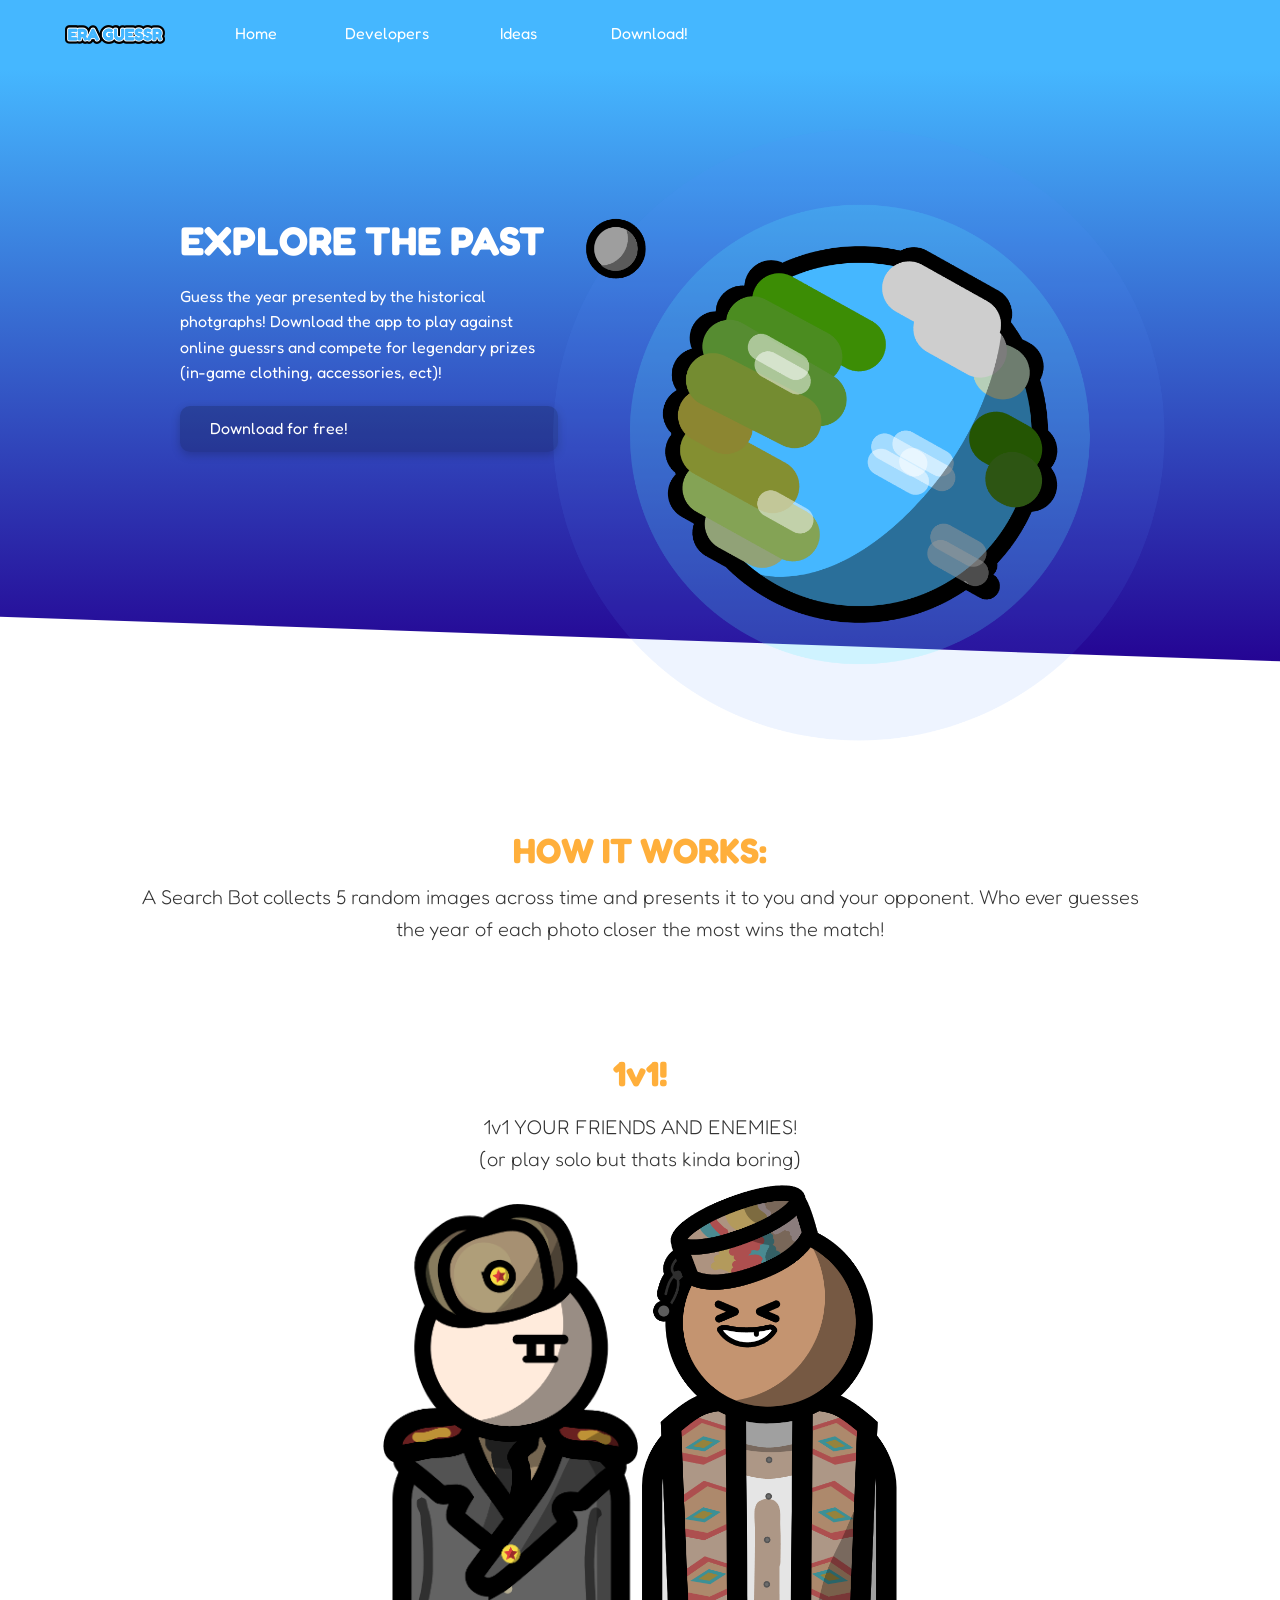
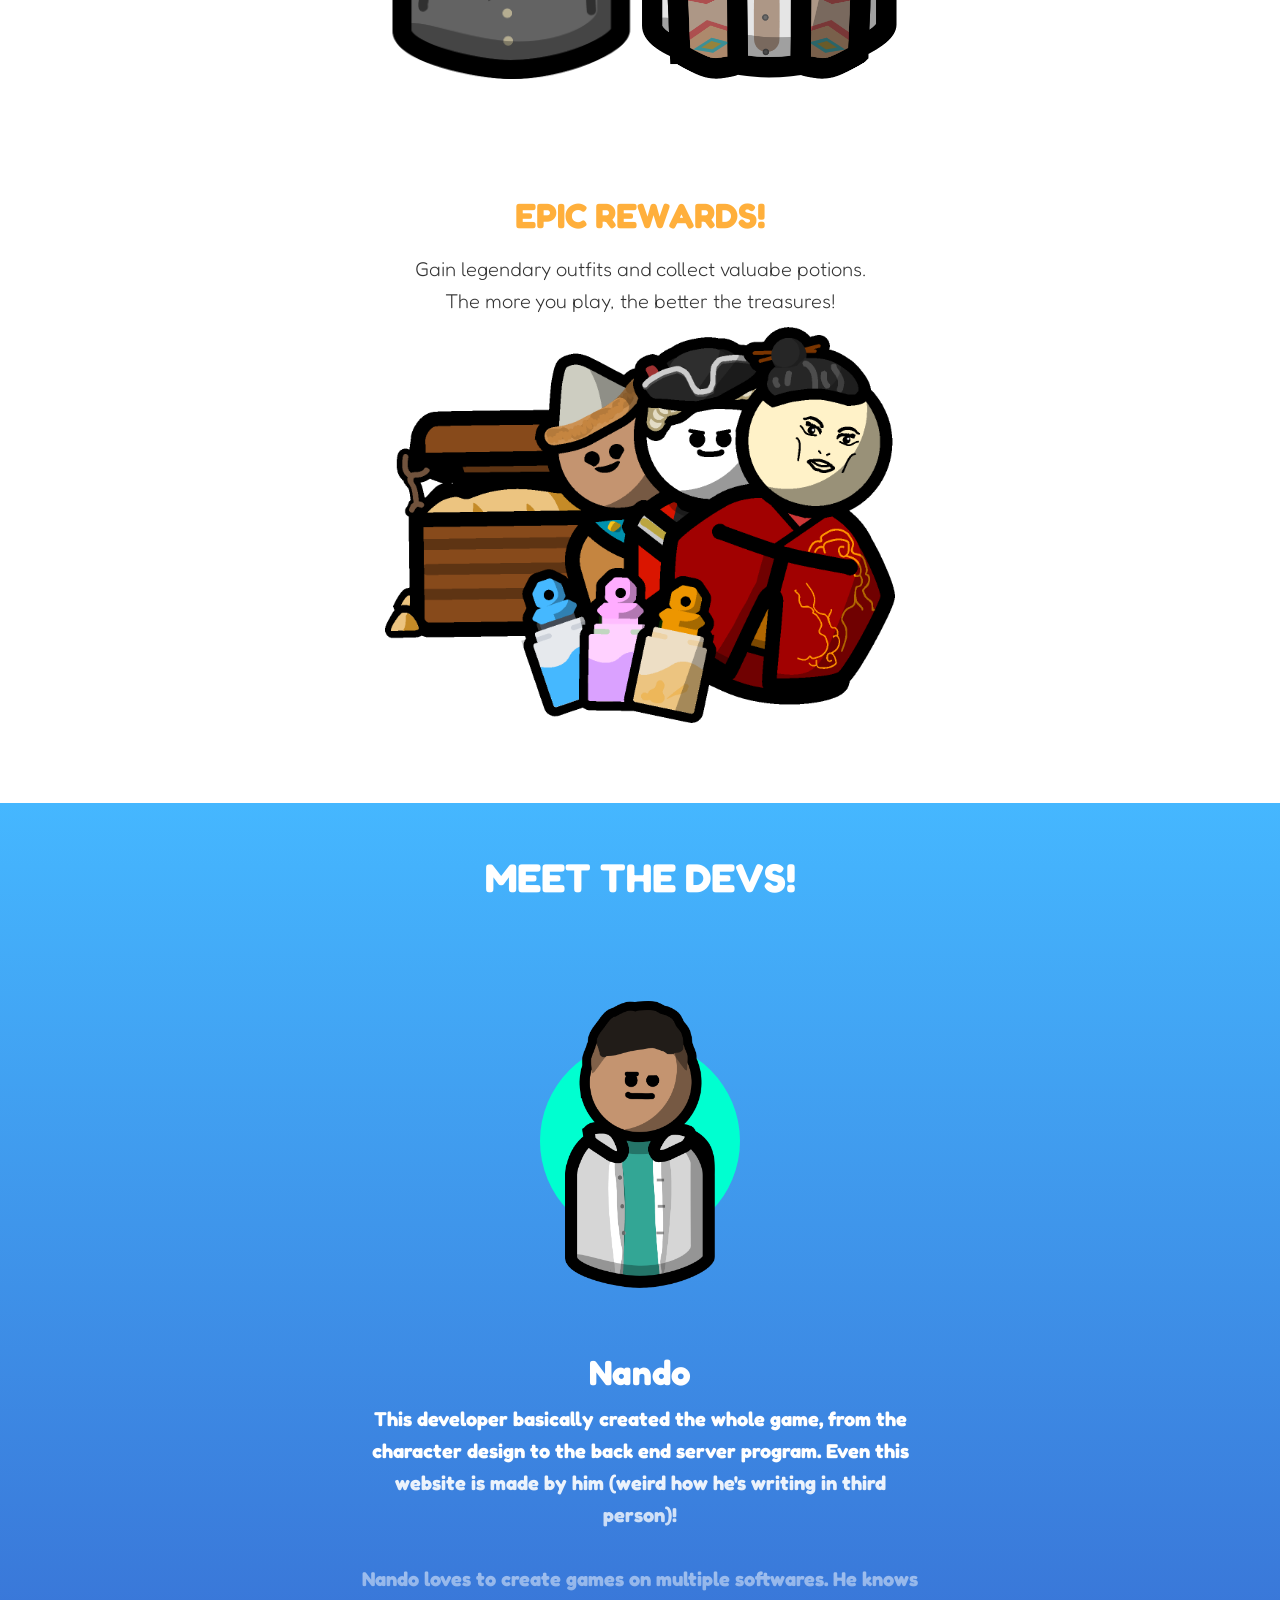
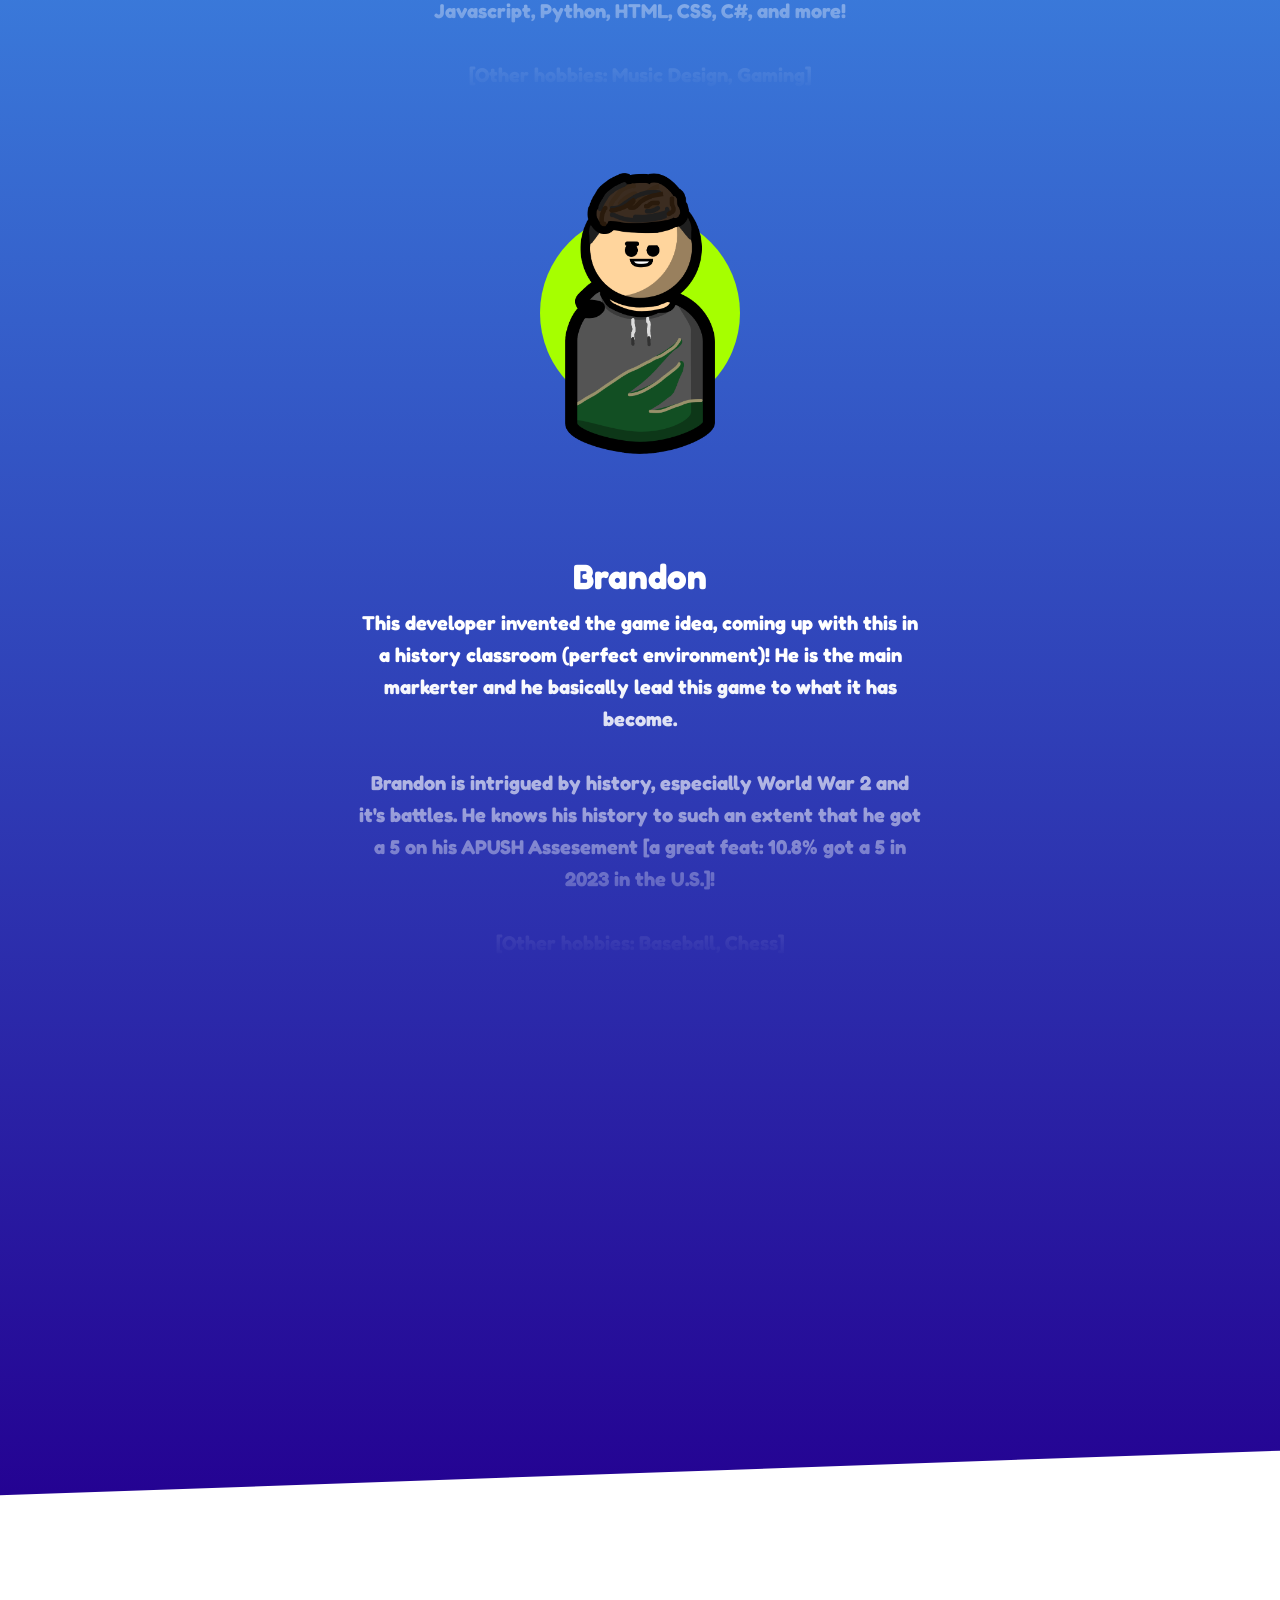
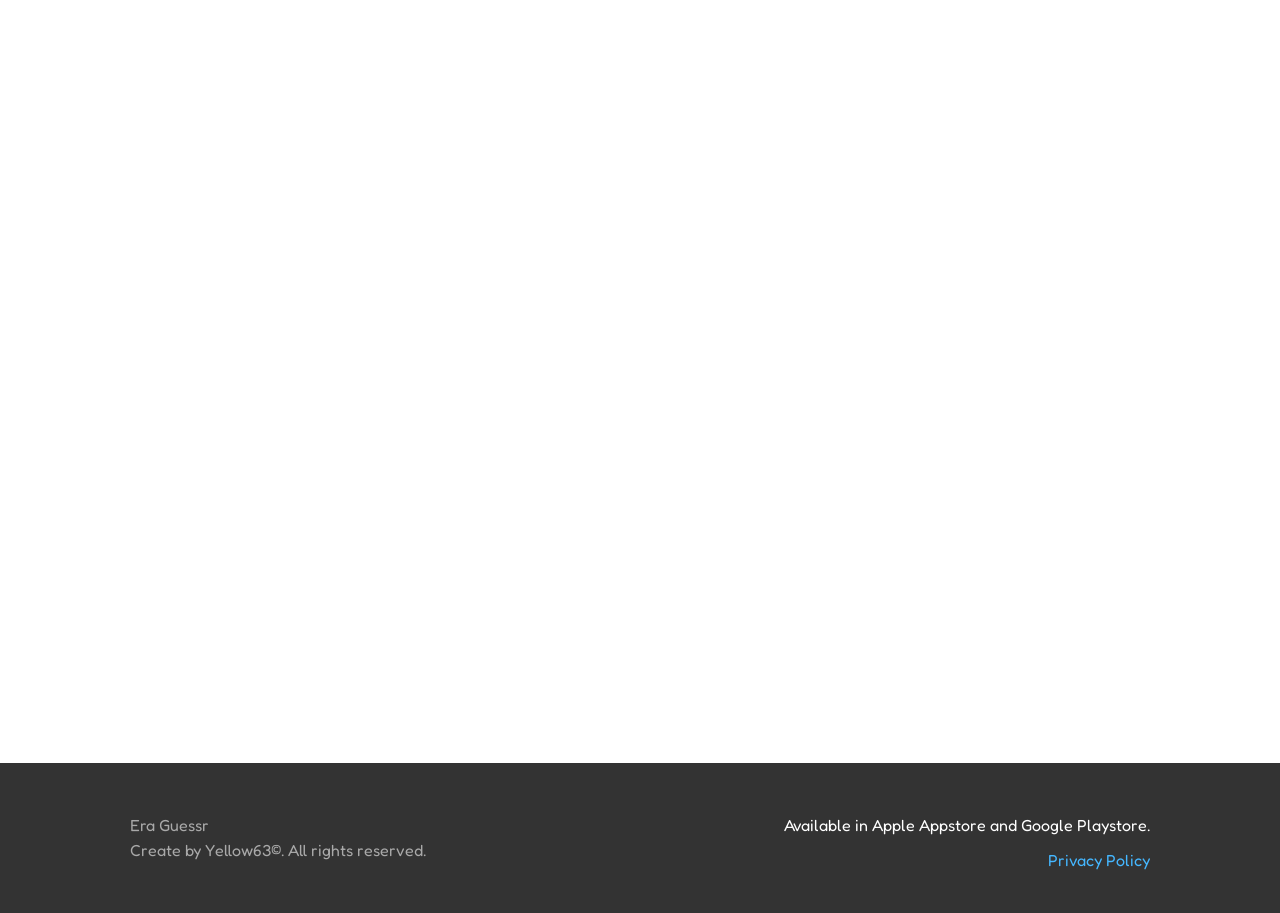
<file: index.html>
<!DOCTYPE html>
<html lang="en">
  <head>
    <meta charset="UTF-8" />
    <meta name="viewport" content="width=device-width, initial-scale=1.0" />
    <meta name="keywords" content="Era Guessr, Era, History" />
    <meta
      name="Era Guessr"
      content="Download and play a game of history! Compete against others! Guess the year that represents the photograph/painting/statue displayed!"
    />
    <link rel="stylesheet" href="main.css" />
    <title>Era Guessr | History Reimagined</title>
  </head>
  <body>
    <!-- NAV BAR -->
    <div class="containerb navbar flex">
      <img class="logo" src="images/Title.png" alt="Era Guessr" />
      <nav>
        <ul>
          <li><a href="#home">Home</a></li>
          <li><a href="#devs">Developers</a></li>
          <li><a href="#forms">Ideas</a></li>
          <li><a class="clicknow" href="">Download!</a></li>
        </ul>
      </nav>
    </div>
    <!-- SHOWCASE -->
    <section id="home" class="showcase">
      <div class="container grid">
        <div class="showcase-text">
          <h1>EXPLORE THE PAST</h1>
          <p class="showcasep">
            Guess the year presented by the historical photgraphs! Download the
            app to play against online guessrs and compete for legendary prizes
            (in-game clothing, accessories, ect)!
          </p>
          <a href="" class="btn btn-outline">Download for free!</a>
        </div>
        <div class="secC">
          <img class="globe" src="images/Planet.png" alt="Globe ._." />
        </div>
      </div>
    </section>
    <!--STATS-->
    <section class="stats">
      <div id="h2p" class="container">
        <h2 class="stats-heading2 text-center my-1">HOW IT WORKS:</h2>
        <h3 class="stats-heading text-center my-1">
          A Search Bot collects 5 random images across time and presents it to
          you and your opponent. Who ever guesses the year of each photo closer
          the most wins the match!
        </h3>
        <div class="mira">
          <div>
            <h3 class="stats-heading2">1v1!</h3>
            <p class="stats-heading">
              1v1 YOUR FRIENDS AND ENEMIES!<br />(or play solo but thats kinda
              boring)
            </p>
          </div>
          <div id="images">
            <img class="v v2" src="images/1v12.png" alt="Guessr" />
            <img class="v" src="images/1v1.png" alt="Guessr" />
          </div>
        </div>
        <div class="mira">
          <div>
            <h3 class="stats-heading2">EPIC REWARDS!</h3>
            <p class="stats-heading">
              Gain legendary outfits and collect valuabe potions.<br />The more
              you play, the better the treasures!
            </p>
          </div>
          <div>
            <img
              class="rewards"
              src="images/GroupODudes.png"
              alt="Guessrs & Rewards"
            />
          </div>
        </div>
      </div>
    </section>

    <!--DEV-->
    <section class="DEV">
      <div id="devs" class="container">
        <h2 class="subDEV">MEET THE DEVS!</h2>
        <div class="container dgrid">
          <div class="DevImg">
            <img class="actual" src="images/NandoC.png" alt="Nando Guessr" />
          </div>
          <div class="Description">
            <h2 class="devName">Nando</h2>
            <p class="devDesc">
              This developer basically created the whole game, from the
              character design to the back end server program. Even this website
              is made by him (weird how he's writing in third person)!<br /><br />Nando
              loves to create games on multiple softwares. He knows Javascript,
              Python, HTML, CSS, C#, and more!<br /><br />[Other hobbies: Music
              Design, Gaming]
            </p>
          </div>
        </div>
        <div class="container dgrid">
          <div class="DevImg2">
            <img class="actual" src="images/BrandonS.png" alt="Nando Guessr" />
          </div>
          <div class="Description">
            <h2 class="devName">Brandon</h2>
            <p class="devDesc">
              This developer invented the game idea, coming up with this in a
              history classroom (perfect environment)! He is the main markerter
              and he basically lead this game to what it has become.<br /><br />Brandon
              is intrigued by history, especially World War 2 and it's battles.
              He knows his history to such an extent that he got a 5 on his
              APUSH Assesement [a great feat: 10.8% got a 5 in 2023 in the
              U.S.]!<br /><br />[Other hobbies: Baseball, Chess]
            </p>
          </div>
        </div>
      </div>
    </section>

    <!--FORMS-->
    <section id="forms" class="Forms">
      <script
        type="text/javascript"
        src="https://form.jotform.com/jsform/232015668842054"
      ></script>
    </section>
    <!--FOOTER-->
    <section class="footer">
      <div class="container grid">
        <div class="left">
          <p>Era Guessr<br />Create by Yellow63©. All rights reserved.</p>
        </div>
        <div class="right">
          <p>Available in Apple Appstore and Google Playstore.</p>
          <a href="privacy_policy.html">Privacy Policy</a>
        </div>
      </div>
    </section>
  </body>
</html>
</file>
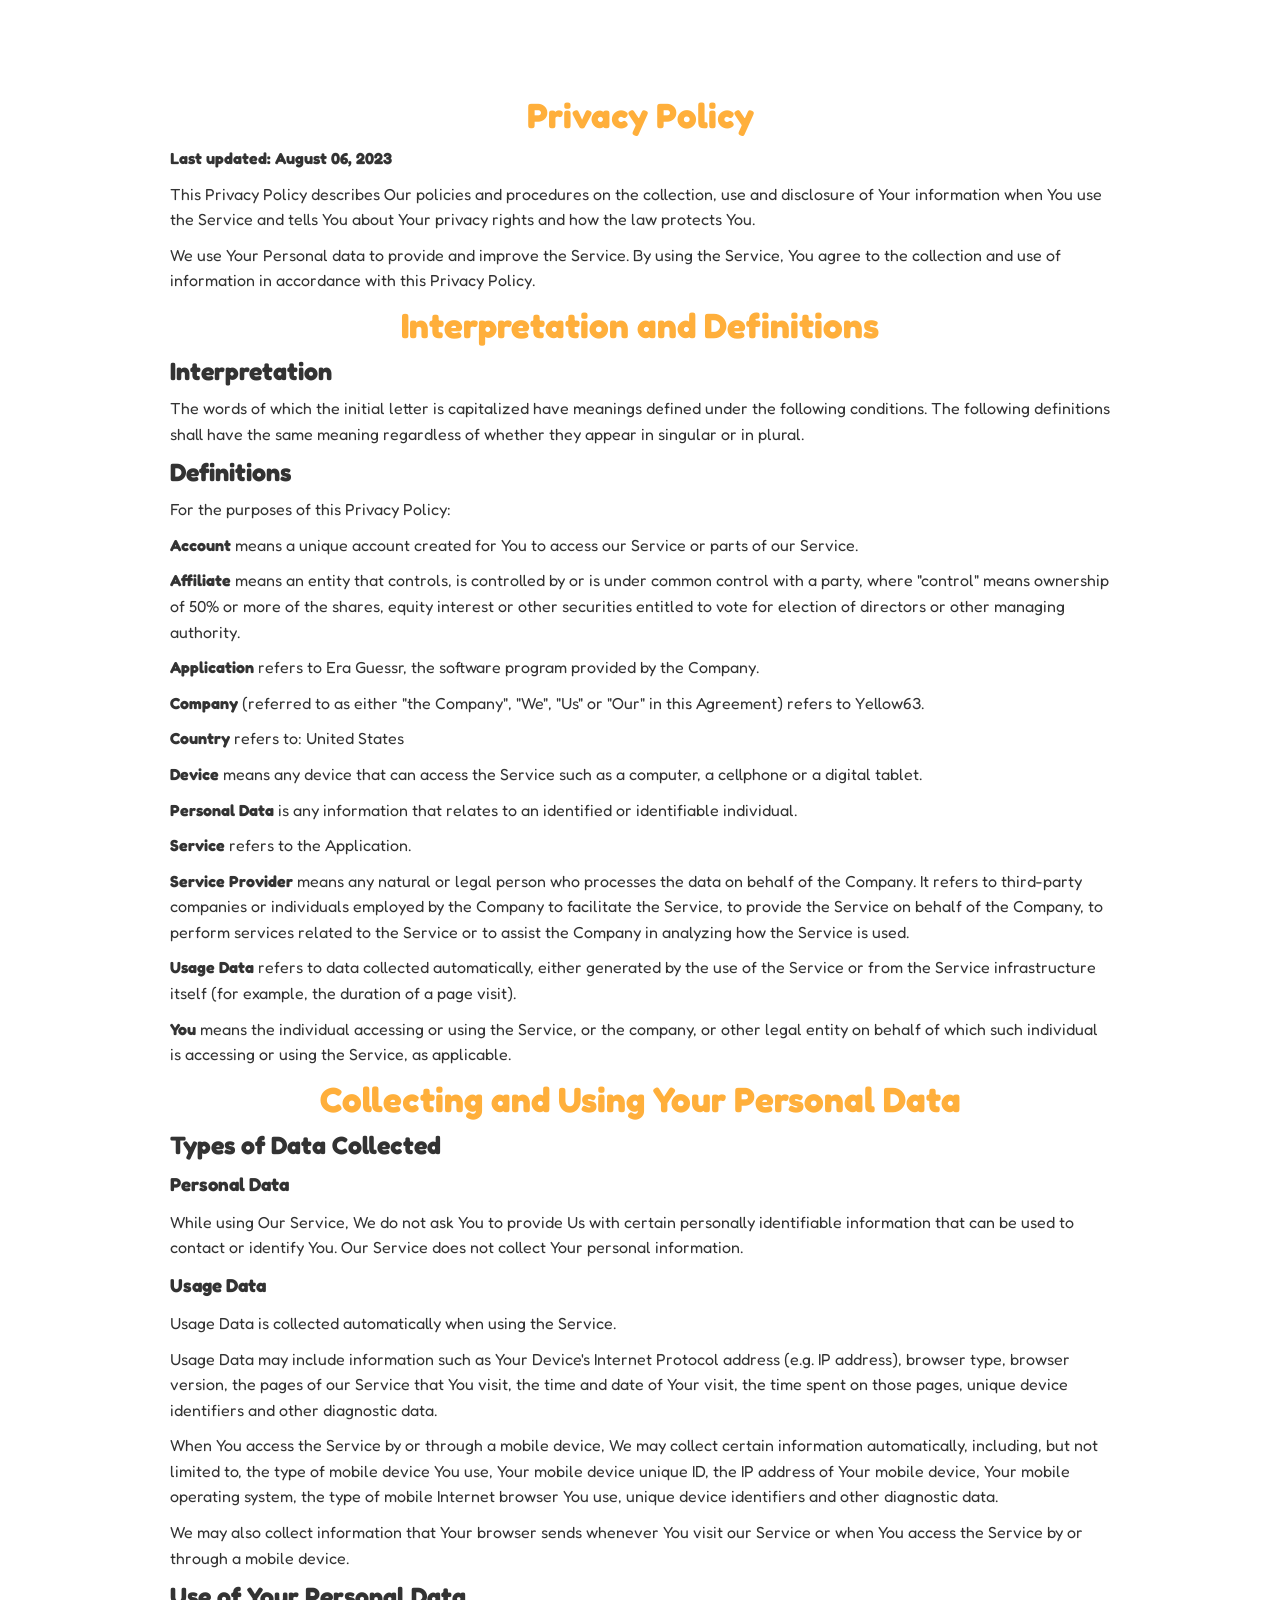
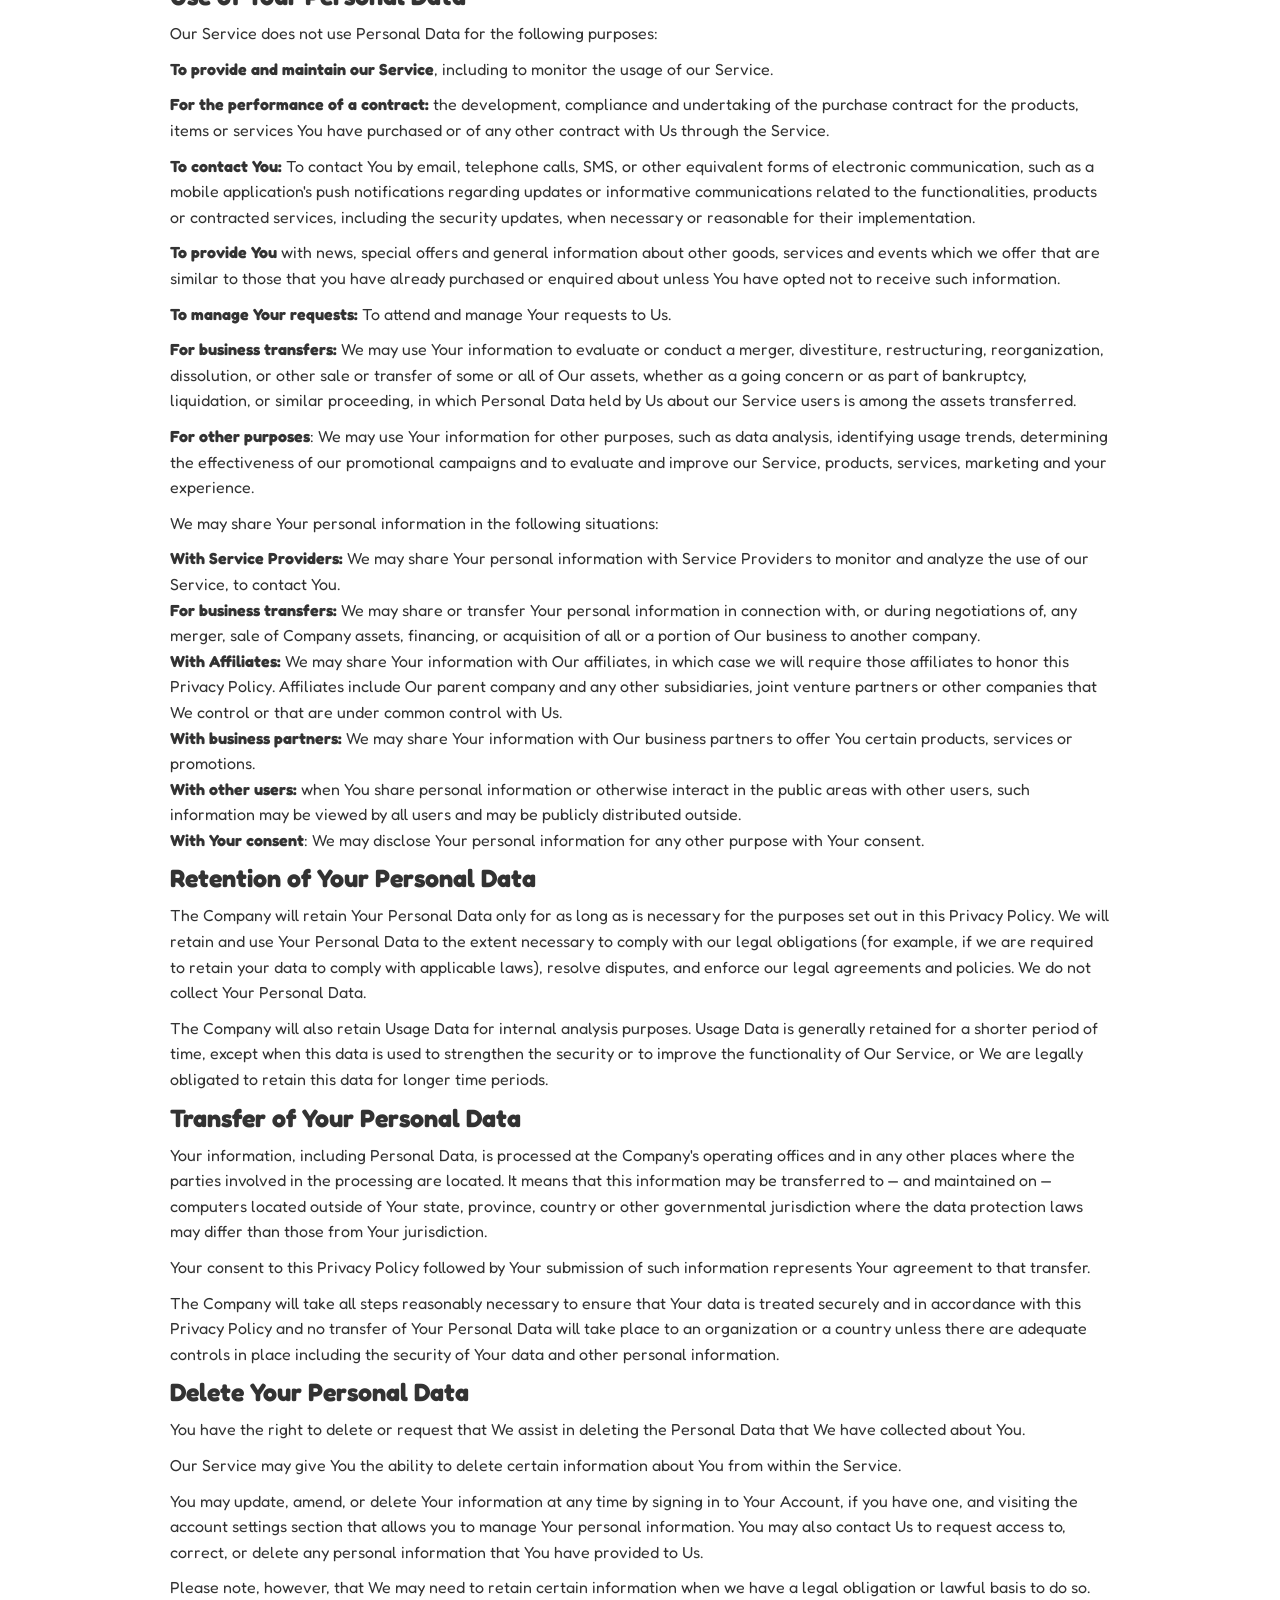
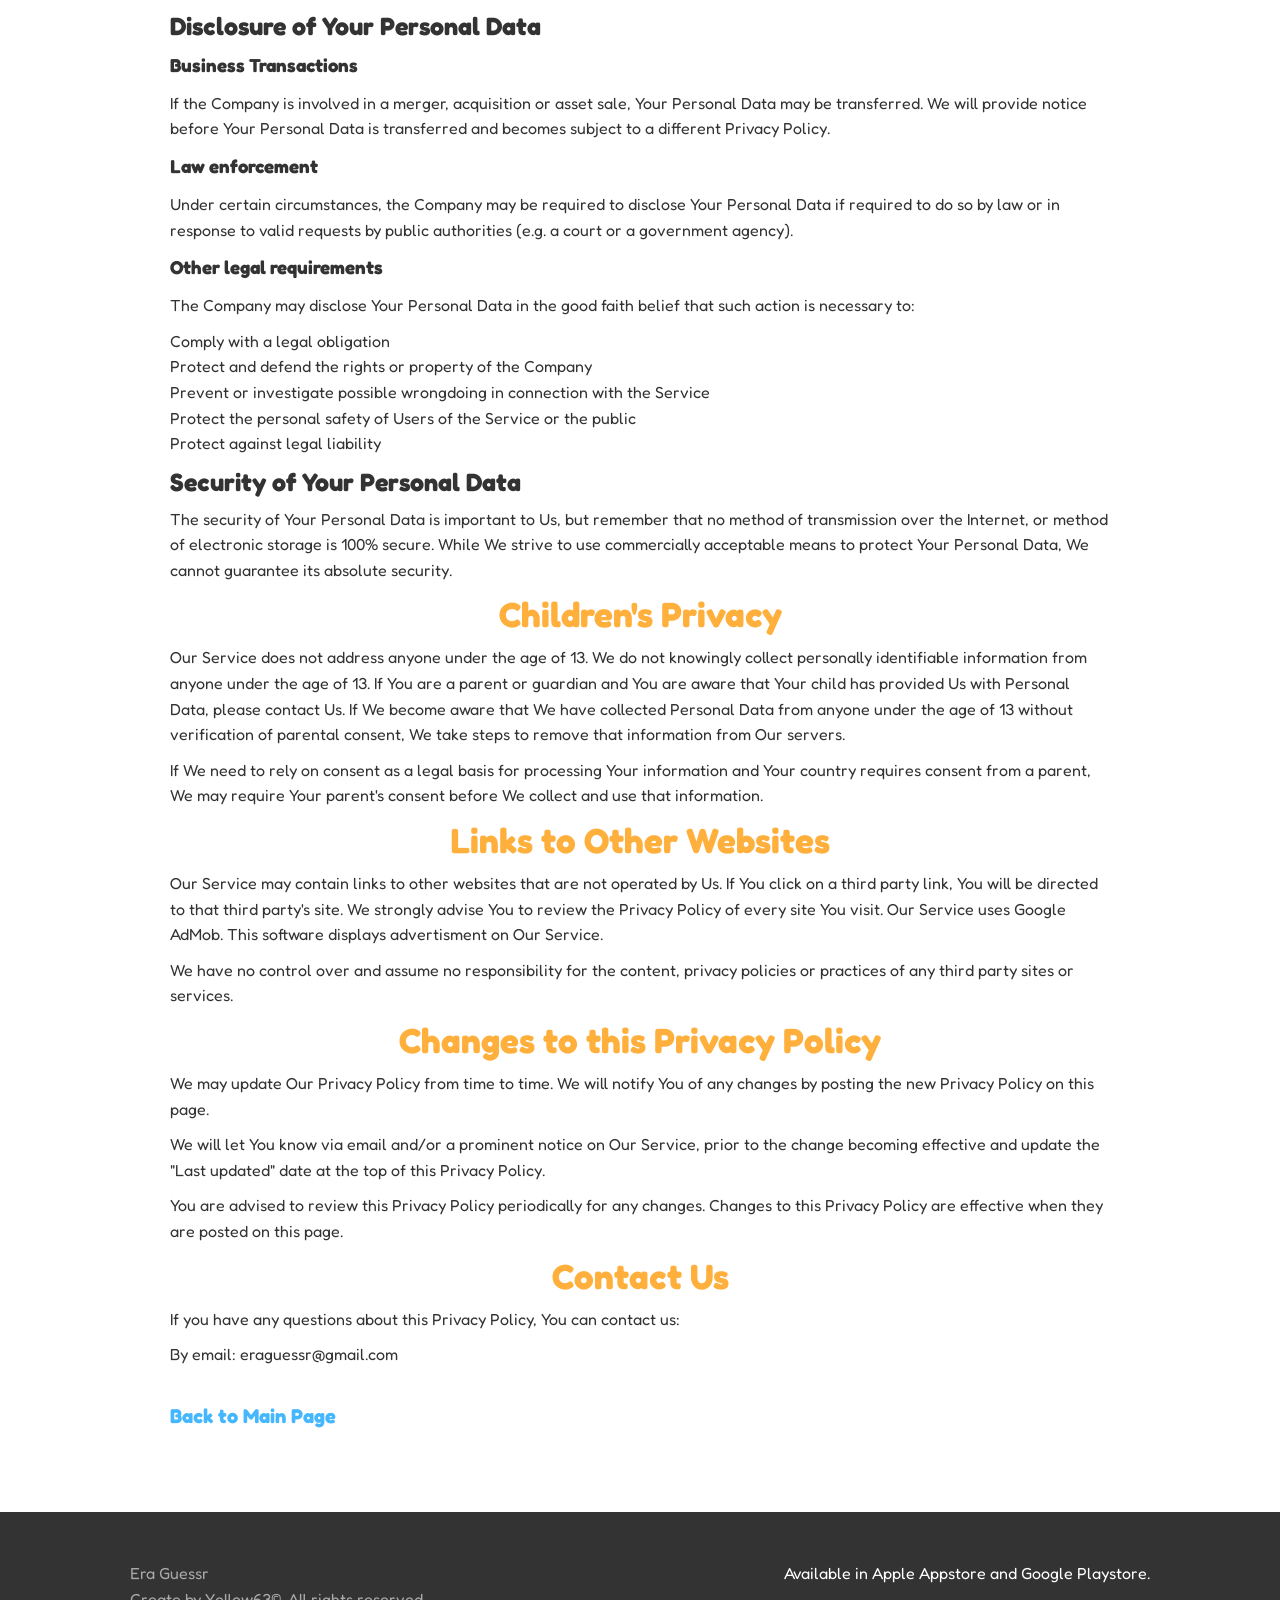
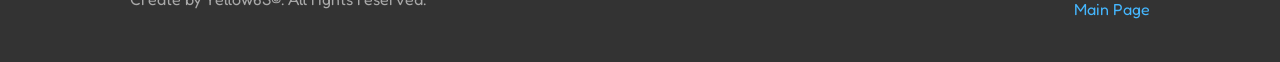
<file: privacy_policy.html>
<!DOCTYPE html>
<html lang="en">
  <head>
    <meta charset="UTF-8" />
    <meta name="viewport" content="width=device-width, initial-scale=1.0" />
    <meta name="keywords" content="Era Guessr, Era, History" />
    <meta
      name="Era Guessr"
      content="Download and play a game of history! Compete against others! Guess the year that represents the photograph/painting/statue displayed!"
    />
    <link rel="stylesheet" href="main.css" />
    <title>Era Guessr | History Reimagined</title>
  </head>
  <body>
    <!--FORMS-->
    <section id="privp" class="privp container">
      <div class="container">
        <h1><br /><br />Privacy Policy</h1>
        <p><strong>Last updated: August 06, 2023</strong></p>
        <p>
          This Privacy Policy describes Our policies and procedures on the
          collection, use and disclosure of Your information when You use the
          Service and tells You about Your privacy rights and how the law
          protects You.
        </p>
        <p>
          We use Your Personal data to provide and improve the Service. By using
          the Service, You agree to the collection and use of information in
          accordance with this Privacy Policy.
        </p>
        <h1>Interpretation and Definitions</h1>
        <h2>Interpretation</h2>
        <p>
          The words of which the initial letter is capitalized have meanings
          defined under the following conditions. The following definitions
          shall have the same meaning regardless of whether they appear in
          singular or in plural.
        </p>
        <h2>Definitions</h2>
        <p>For the purposes of this Privacy Policy:</p>
        <ul>
          <li>
            <p>
              <strong>Account</strong> means a unique account created for You to
              access our Service or parts of our Service.
            </p>
          </li>
          <li>
            <p>
              <strong>Affiliate</strong> means an entity that controls, is
              controlled by or is under common control with a party, where
              &quot;control&quot; means ownership of 50% or more of the shares,
              equity interest or other securities entitled to vote for election
              of directors or other managing authority.
            </p>
          </li>
          <li>
            <p>
              <strong>Application</strong> refers to Era Guessr, the software
              program provided by the Company.
            </p>
          </li>
          <li>
            <p>
              <strong>Company</strong> (referred to as either &quot;the
              Company&quot;, &quot;We&quot;, &quot;Us&quot; or &quot;Our&quot;
              in this Agreement) refers to Yellow63.
            </p>
          </li>
          <li>
            <p><strong>Country</strong> refers to: United States</p>
          </li>
          <li>
            <p>
              <strong>Device</strong> means any device that can access the
              Service such as a computer, a cellphone or a digital tablet.
            </p>
          </li>
          <li>
            <p>
              <strong>Personal Data</strong> is any information that relates to
              an identified or identifiable individual.
            </p>
          </li>
          <li>
            <p><strong>Service</strong> refers to the Application.</p>
          </li>
          <li>
            <p>
              <strong>Service Provider</strong> means any natural or legal
              person who processes the data on behalf of the Company. It refers
              to third-party companies or individuals employed by the Company to
              facilitate the Service, to provide the Service on behalf of the
              Company, to perform services related to the Service or to assist
              the Company in analyzing how the Service is used.
            </p>
          </li>
          <li>
            <p>
              <strong>Usage Data</strong> refers to data collected
              automatically, either generated by the use of the Service or from
              the Service infrastructure itself (for example, the duration of a
              page visit).
            </p>
          </li>
          <li>
            <p>
              <strong>You</strong> means the individual accessing or using the
              Service, or the company, or other legal entity on behalf of which
              such individual is accessing or using the Service, as applicable.
            </p>
          </li>
        </ul>
        <h1>Collecting and Using Your Personal Data</h1>
        <h2>Types of Data Collected</h2>
        <h3>Personal Data</h3>
        <p>
          While using Our Service, We do not ask You to provide Us with certain
          personally identifiable information that can be used to contact or
          identify You. Our Service does not collect Your personal information.
        </p>
        <h3>Usage Data</h3>
        <p>Usage Data is collected automatically when using the Service.</p>
        <p>
          Usage Data may include information such as Your Device's Internet
          Protocol address (e.g. IP address), browser type, browser version, the
          pages of our Service that You visit, the time and date of Your visit,
          the time spent on those pages, unique device identifiers and other
          diagnostic data.
        </p>
        <p>
          When You access the Service by or through a mobile device, We may
          collect certain information automatically, including, but not limited
          to, the type of mobile device You use, Your mobile device unique ID,
          the IP address of Your mobile device, Your mobile operating system,
          the type of mobile Internet browser You use, unique device identifiers
          and other diagnostic data.
        </p>
        <p>
          We may also collect information that Your browser sends whenever You
          visit our Service or when You access the Service by or through a
          mobile device.
        </p>
        <h2>Use of Your Personal Data</h2>
        <p>
          Our Service does not use Personal Data for the following purposes:
        </p>
        <ul>
          <li>
            <p>
              <strong>To provide and maintain our Service</strong>, including to
              monitor the usage of our Service.
            </p>
          </li>
          <li>
            <p>
              <strong>For the performance of a contract:</strong> the
              development, compliance and undertaking of the purchase contract
              for the products, items or services You have purchased or of any
              other contract with Us through the Service.
            </p>
          </li>
          <li>
            <p>
              <strong>To contact You:</strong> To contact You by email,
              telephone calls, SMS, or other equivalent forms of electronic
              communication, such as a mobile application's push notifications
              regarding updates or informative communications related to the
              functionalities, products or contracted services, including the
              security updates, when necessary or reasonable for their
              implementation.
            </p>
          </li>
          <li>
            <p>
              <strong>To provide You</strong> with news, special offers and
              general information about other goods, services and events which
              we offer that are similar to those that you have already purchased
              or enquired about unless You have opted not to receive such
              information.
            </p>
          </li>
          <li>
            <p>
              <strong>To manage Your requests:</strong> To attend and manage
              Your requests to Us.
            </p>
          </li>
          <li>
            <p>
              <strong>For business transfers:</strong> We may use Your
              information to evaluate or conduct a merger, divestiture,
              restructuring, reorganization, dissolution, or other sale or
              transfer of some or all of Our assets, whether as a going concern
              or as part of bankruptcy, liquidation, or similar proceeding, in
              which Personal Data held by Us about our Service users is among
              the assets transferred.
            </p>
          </li>
          <li>
            <p>
              <strong>For other purposes</strong>: We may use Your information
              for other purposes, such as data analysis, identifying usage
              trends, determining the effectiveness of our promotional campaigns
              and to evaluate and improve our Service, products, services,
              marketing and your experience.
            </p>
          </li>
        </ul>
        <p>
          We may share Your personal information in the following situations:
        </p>
        <ul>
          <li>
            <strong>With Service Providers:</strong> We may share Your personal
            information with Service Providers to monitor and analyze the use of
            our Service, to contact You.
          </li>
          <li>
            <strong>For business transfers:</strong> We may share or transfer
            Your personal information in connection with, or during negotiations
            of, any merger, sale of Company assets, financing, or acquisition of
            all or a portion of Our business to another company.
          </li>
          <li>
            <strong>With Affiliates:</strong> We may share Your information with
            Our affiliates, in which case we will require those affiliates to
            honor this Privacy Policy. Affiliates include Our parent company and
            any other subsidiaries, joint venture partners or other companies
            that We control or that are under common control with Us.
          </li>
          <li>
            <strong>With business partners:</strong> We may share Your
            information with Our business partners to offer You certain
            products, services or promotions.
          </li>
          <li>
            <strong>With other users:</strong> when You share personal
            information or otherwise interact in the public areas with other
            users, such information may be viewed by all users and may be
            publicly distributed outside.
          </li>
          <li>
            <strong>With Your consent</strong>: We may disclose Your personal
            information for any other purpose with Your consent.
          </li>
        </ul>
        <h2>Retention of Your Personal Data</h2>
        <p>
          The Company will retain Your Personal Data only for as long as is
          necessary for the purposes set out in this Privacy Policy. We will
          retain and use Your Personal Data to the extent necessary to comply
          with our legal obligations (for example, if we are required to retain
          your data to comply with applicable laws), resolve disputes, and
          enforce our legal agreements and policies. We do not collect Your
          Personal Data.
        </p>
        <p>
          The Company will also retain Usage Data for internal analysis
          purposes. Usage Data is generally retained for a shorter period of
          time, except when this data is used to strengthen the security or to
          improve the functionality of Our Service, or We are legally obligated
          to retain this data for longer time periods.
        </p>
        <h2>Transfer of Your Personal Data</h2>
        <p>
          Your information, including Personal Data, is processed at the
          Company's operating offices and in any other places where the parties
          involved in the processing are located. It means that this information
          may be transferred to — and maintained on — computers located outside
          of Your state, province, country or other governmental jurisdiction
          where the data protection laws may differ than those from Your
          jurisdiction.
        </p>
        <p>
          Your consent to this Privacy Policy followed by Your submission of
          such information represents Your agreement to that transfer.
        </p>
        <p>
          The Company will take all steps reasonably necessary to ensure that
          Your data is treated securely and in accordance with this Privacy
          Policy and no transfer of Your Personal Data will take place to an
          organization or a country unless there are adequate controls in place
          including the security of Your data and other personal information.
        </p>
        <h2>Delete Your Personal Data</h2>
        <p>
          You have the right to delete or request that We assist in deleting the
          Personal Data that We have collected about You.
        </p>
        <p>
          Our Service may give You the ability to delete certain information
          about You from within the Service.
        </p>
        <p>
          You may update, amend, or delete Your information at any time by
          signing in to Your Account, if you have one, and visiting the account
          settings section that allows you to manage Your personal information.
          You may also contact Us to request access to, correct, or delete any
          personal information that You have provided to Us.
        </p>
        <p>
          Please note, however, that We may need to retain certain information
          when we have a legal obligation or lawful basis to do so.
        </p>
        <h2>Disclosure of Your Personal Data</h2>
        <h3>Business Transactions</h3>
        <p>
          If the Company is involved in a merger, acquisition or asset sale,
          Your Personal Data may be transferred. We will provide notice before
          Your Personal Data is transferred and becomes subject to a different
          Privacy Policy.
        </p>
        <h3>Law enforcement</h3>
        <p>
          Under certain circumstances, the Company may be required to disclose
          Your Personal Data if required to do so by law or in response to valid
          requests by public authorities (e.g. a court or a government agency).
        </p>
        <h3>Other legal requirements</h3>
        <p>
          The Company may disclose Your Personal Data in the good faith belief
          that such action is necessary to:
        </p>
        <ul>
          <li>Comply with a legal obligation</li>
          <li>Protect and defend the rights or property of the Company</li>
          <li>
            Prevent or investigate possible wrongdoing in connection with the
            Service
          </li>
          <li>
            Protect the personal safety of Users of the Service or the public
          </li>
          <li>Protect against legal liability</li>
        </ul>
        <h2>Security of Your Personal Data</h2>
        <p>
          The security of Your Personal Data is important to Us, but remember
          that no method of transmission over the Internet, or method of
          electronic storage is 100% secure. While We strive to use commercially
          acceptable means to protect Your Personal Data, We cannot guarantee
          its absolute security.
        </p>
        <h1>Children's Privacy</h1>
        <p>
          Our Service does not address anyone under the age of 13. We do not
          knowingly collect personally identifiable information from anyone
          under the age of 13. If You are a parent or guardian and You are aware
          that Your child has provided Us with Personal Data, please contact Us.
          If We become aware that We have collected Personal Data from anyone
          under the age of 13 without verification of parental consent, We take
          steps to remove that information from Our servers.
        </p>
        <p>
          If We need to rely on consent as a legal basis for processing Your
          information and Your country requires consent from a parent, We may
          require Your parent's consent before We collect and use that
          information.
        </p>
        <h1>Links to Other Websites</h1>
        <p>
          Our Service may contain links to other websites that are not operated
          by Us. If You click on a third party link, You will be directed to
          that third party's site. We strongly advise You to review the Privacy
          Policy of every site You visit. Our Service uses Google AdMob. This
          software displays advertisment on Our Service.
        </p>
        <p>
          We have no control over and assume no responsibility for the content,
          privacy policies or practices of any third party sites or services.
        </p>
        <h1>Changes to this Privacy Policy</h1>
        <p>
          We may update Our Privacy Policy from time to time. We will notify You
          of any changes by posting the new Privacy Policy on this page.
        </p>
        <p>
          We will let You know via email and/or a prominent notice on Our
          Service, prior to the change becoming effective and update the
          &quot;Last updated&quot; date at the top of this Privacy Policy.
        </p>
        <p>
          You are advised to review this Privacy Policy periodically for any
          changes. Changes to this Privacy Policy are effective when they are
          posted on this page.
        </p>
        <h1>Contact Us</h1>
        <p>
          If you have any questions about this Privacy Policy, You can contact
          us:
        </p>
        <ul>
          <li>By email: eraguessr@gmail.com</li>
        </ul>
        <a href="index.html"><br />Back to Main Page</a>
      </div>
    </section>
    <!--FOOTER-->
    <section class="footer">
      <div class="container grid">
        <div class="left">
          <p>Era Guessr<br />Create by Yellow63©. All rights reserved.</p>
        </div>
        <div class="right">
          <p>Available in Apple Appstore and Google Playstore.</p>
          <a href="index.html">Main Page</a>
        </div>
      </div>
    </section>
  </body>
</html>
</file>
<file: main.css>
@import url('https://fonts.googleapis.com/css2?family=Fredoka&display=swap');
:root{
    --primary-color: #45b7ff;
    --secondary-color: #ffaf3b;
}
*{
    box-sizing: border-box;
    padding:0;
    margin:0;
    scroll-behavior: smooth;
    width:100%;
}
body{
    font-family: 'Fredoka', sans-serif;
    color: #333;
    line-height: 1.6;
}
ul{
    list-style-type: none;
}
a{
    text-decoration:none;
    color: #333;
}
h1,h2{
    font-weight: 300;
    line-height: 1.2;
    margin: 10px 0;
}
p{
    margin:10px 0;
}
img{
    width:100%;
}
.navbar{
    background-color: var(--primary-color);
    color: #fff;
    height:70px;
}
.navbar ul{
    width:50%;
    text-align: center;
    display: flex;
}
.navbar a{
    color:#fff;
    padding: 10px;
    margin: 0 5px;
    transition: 0.3s;
}
.navbar a:hover{
    color:var(--secondary-color);
}
.navbar .flex{
    justify-content: space-between;
}
/* Showcase */
.showcase{
    height:600px;
    background: linear-gradient(var(--primary-color),#240292);
    color:#fff;
    position: relative;
}
.showcase:-webkit-scrollbar {
    display: none;
}  
.showcase h1{
    font-size:40px;
    font-weight: bold;
    margin-left:50px;
}
.showcasep{
    margin:20px 0;
    margin-left:50px;
    min-width: 200px;
}
.showcase-text{
    padding:15px;
    bottom:50px;
    position: relative;
}
.showcase .grid{
    grid-template-columns: 40% 60%;
    gap: 30px;
    overflow: visible;
}
.globe{
    position: relative;
    top:60px;
    animation-name: spin;
    animation-duration: 6s;
    animation-iteration-count: infinite; 
}
.btn{
    display: inline-block;
    padding: 10px 30px;
    cursor: pointer;
    background-color: rgba(0,0,0,0.2);
    border: none;
    border-radius: 10px;
    color:white;
    box-shadow: 0 3px 10px rgba(0,0,0,0.2);
    transition:0.3s;
    margin-left:50px;
}
.logo{
    padding:25px;
    width:150px;
}
.btn:hover {background-color: var(--secondary-color);}
.showcase::before{
    content:'';
    position:absolute;
    height:100px;
    bottom:-70px;
    right:0;
    left:0;
    background:#fff;
    -webkit-transform:skewY(2deg);
    -moz-transform: skewY(2deg);
    -ms-transform: skewY(2deg);
    transform:skewY(2deg);
}
/* Stats */
.stats{
    margin-top:150px;
    z-index: 1;
    overflow: hidden;
}
.stats:-webkit-scrollbar {
    display: none;
}  
.mira{
    margin-top:100px;
    overflow-y:hidden;
}
#images{
    text-align:center;
}
.v{
    display: inline-block;
    margin-left: auto;
    margin-right: auto;
    width:25%;
    animation-duration: 6s;
    animation-name: spin;
    animation-iteration-count: infinite;
}
.v2{
    animation-delay: -3s;
}
.stats-heading{
    color:#333;
    text-align: center;
    font-weight: 300;
    font-size:20px;
}
.stats-heading2{
    color:var(--secondary-color);
    text-align: center;
    font-size:35px;
    font-weight: 900;
}
.rewards{
    display: block;
    margin-left: auto;
    margin-right: auto;
    width: 50%;
    float:center;
    position: relative;
    animation-duration: 6s;
    animation-name: spin;
    animation-iteration-count: infinite;
}
/* Devs */
.DEV{
    margin-top: 80px;
    height:2300px;
    background: linear-gradient(var(--primary-color),#240292);
    color:#fff;
    position: relative;
    z-index: 1;
}
.subDEV{
    margin-top: 50px;
    text-align: center;
    font-size: 40px;
    font-weight: 900;
    padding: 50px;
}
.DevImg{
    background-color: #00ffd0;
    width:200px;
    height:200px;
    display: block;
    margin-left: auto;
    margin-right: auto;
    border-radius: 100%;
}
.DevImg2{
    background-color: #a6ff00;
    width:200px;
    height:200px;
    display: block;
    margin-left: auto;
    margin-right: auto;
    border-radius: 100%;
}
.actual{
    width:150px;
    display: block;
    margin-left: auto;
    margin-right: auto;
    position: relative;
    top:-20%;
    animation-duration: 6s;
    animation-name: spin;
    animation-iteration-count: infinite;
}
.Description{
    z-index: 2;
}
.devName{
    text-align: center;
    font-size: 35px;
    font-weight: 900;
}
.devDesc{
    display: block;
    margin-left: auto;
    margin-right: auto;
    text-align: center;
    font-size: 20px;
    font-weight: 900;
    width:60%;
    min-width: 350px;
    overflow: visible;
    -webkit-mask-image: linear-gradient(180deg, #000 20%, transparent);
}
.devDesc:hover{
    -webkit-mask-image: linear-gradient(180deg, #000 20%, #000);
}
.DEV::before{
    content:'';
    position:absolute;
    height:100px;
    bottom:-70px;
    right:0;
    left:0;
    background:#fff;
    -webkit-transform:skewY(-2deg);
    -moz-transform: skewY(-2deg);
    -ms-transform: skewY(-2deg);
    transform:skewY(-2deg);
}
/* forms */
.Forms{
    margin-top: 80px;
    height:700px;
    background: #fff;
    color:#fff;
    position: relative;
    overflow: hidden;
    z-index: 1;
}
/* privp */
.privp h1{
    color: var(--secondary-color);
    text-align: center;
    font-size: 35px;
    font-weight: 900;
}
.privp h2{
    text-align: left;
    font-size: 25px;
    font-weight: 900;
}
.privp a{
    text-align: left;
    font-size: 20px;
    font-weight: 900;
    color:var(--primary-color);
}
/* footer */
.footer{
    margin-top: 80px;
    height:150px;
    background: #333;
    color:#fff;
    position: relative;
    overflow: hidden;
    z-index: 1;
}
.right{
    text-align: right;
}
.left{
    color:#a9a9a9;
}
.right a{
    text-align:right;
    position: relative;
    color:var(--primary-color);
}
/* Utilities */
.grid{
    display:grid;
    grid-template-columns: 1fr 1fr;
    gap: 20px;
    justify-content:center;
    align-items: center;
    height: 100%
}
.dgrid{
    display:grid;
    grid-template-rows: 1fr 1fr;
    gap: 20px;
    justify-content:center;
    align-items: center;
    height: 100%
}
.container{
    max-width: 1100px;
    margin: 0 auto;
    overflow: visible;
    padding: 0 40px;
}
.containerb{
    max-width:100%;
    margin: 0 auto;
    overflow: visible;
    padding: 0 40px;
}
.flex{
    display: flex;
    justify-content: center;
    align-items: center;
    height: 100%;
}
.clicknow{
    animation-name: CLICKNOW;
    animation-duration: 3s;
    animation-timing-function: linear;
    animation-iteration-count: infinite;
}
.clicknow:hover{
    border:2px var(--secondary-color) solid;
    border-radius: 10px;
}
@keyframes CLICKNOW{
    0% {color: #fff}
    50% {color: var(--secondary-color)}
    100% {color: #fff}
}
@keyframes spin{
    0% {rotate:5deg}
    50% {rotate:-5deg}
    100% {rotate:5deg}
}
@media(min-width:1000px){
    .navbar{
        width:3000px;
    }
}
@media(max-width:800px){
    .globe{
        left:70px;
        width:150%;
    }
}
@media(max-width:500px){
    .navbar{
        height:110px;
    }
    .navbar flex{
        flex-direction:column;
    }
    .navbar ul{
        padding:10px;
        background-color: #00000048;
        width:100px;
        flex-direction:column;
        font-size: 11px;
        border-radius: 10px;
    }
    .globe{
        width:0%
    }
    .btn{
        width:250%;
    }
}
</file>
